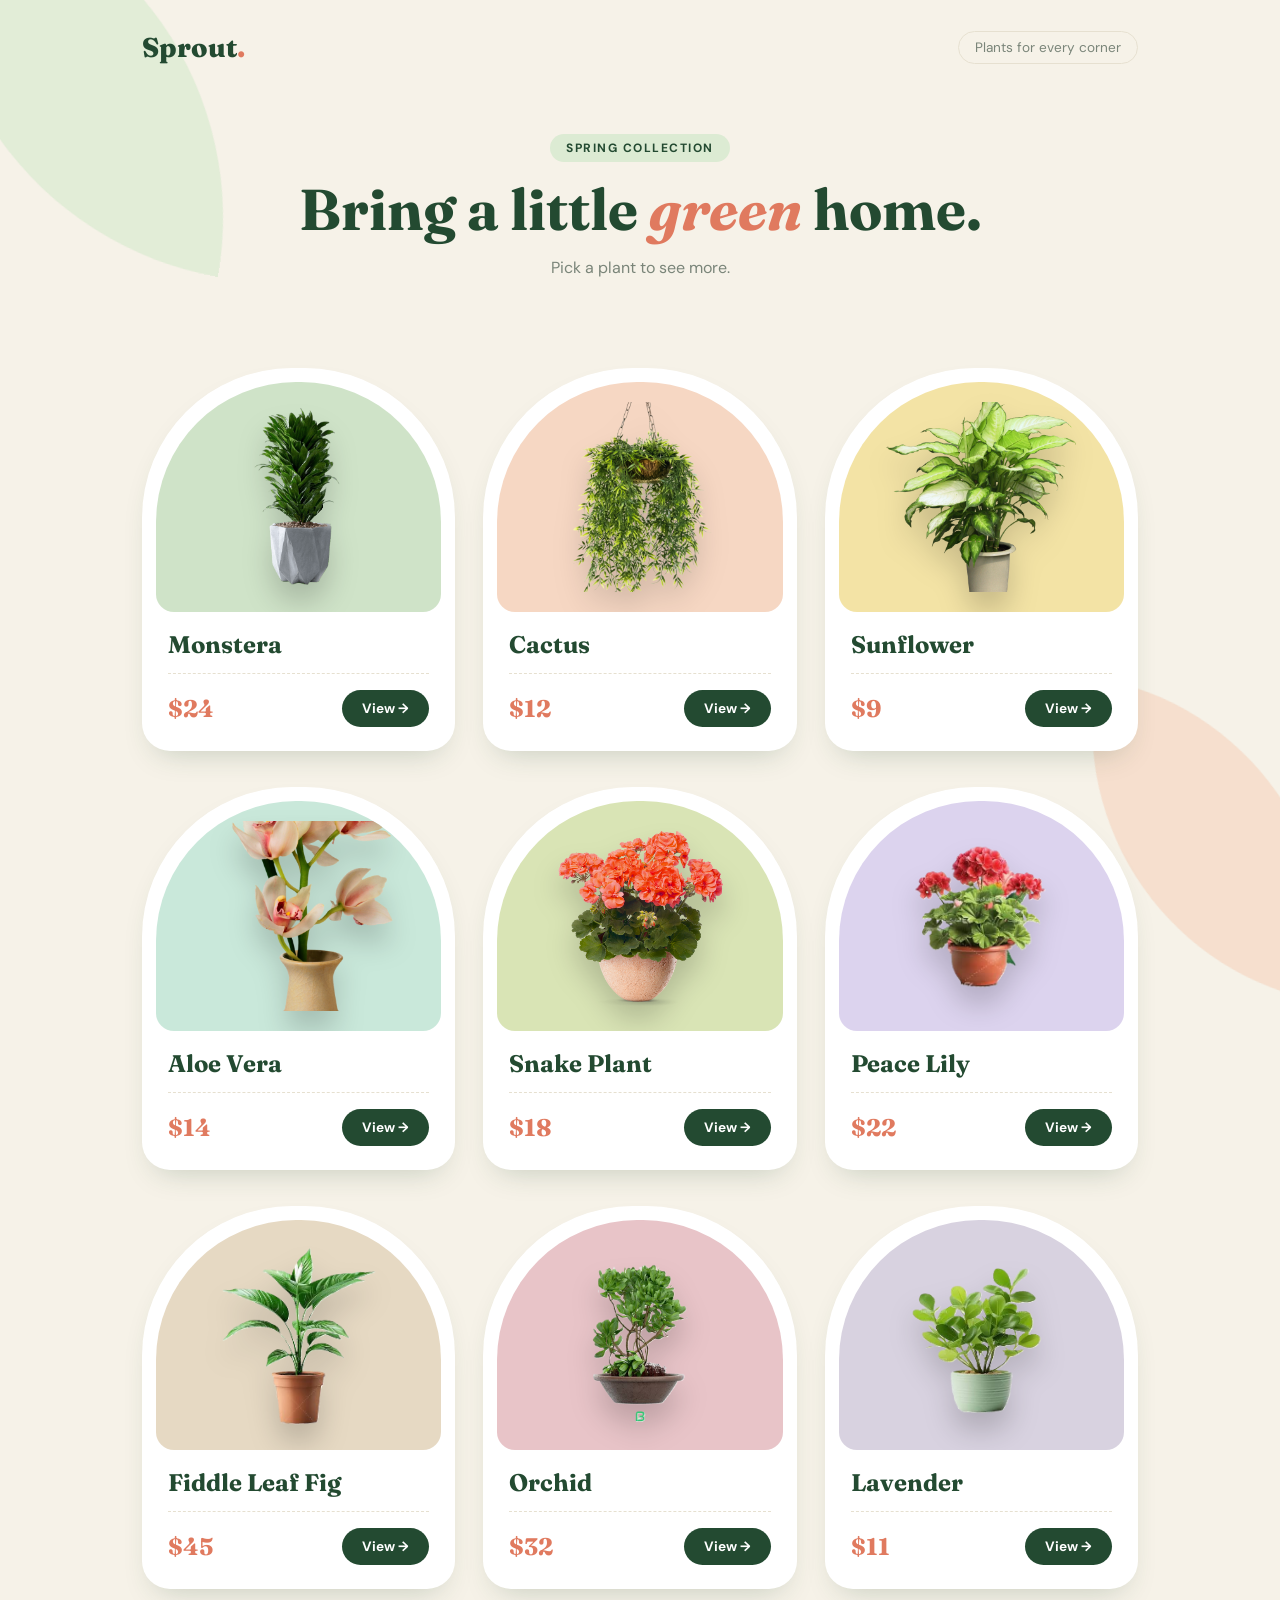
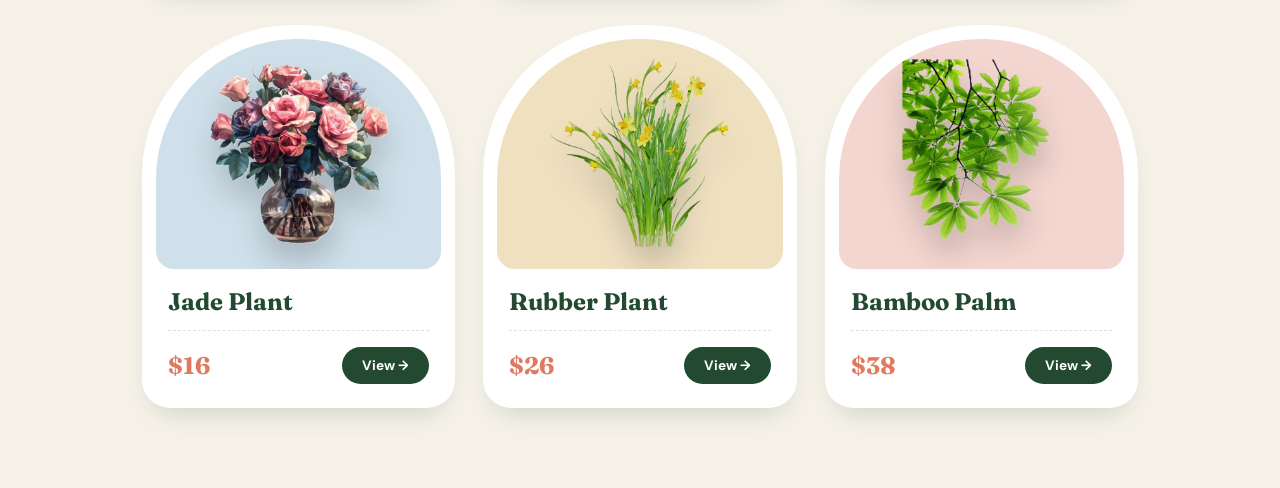
<file: index.html>
<!DOCTYPE html>
<html lang="en" dir="ltr">
<head>
  <meta charset="UTF-8">
  <meta name="viewport" content="width=device-width, initial-scale=1.0">
  <title>Sprout | Plant Shop</title>
  <link rel="preconnect" href="https://fonts.googleapis.com">
  <link href="https://fonts.googleapis.com/css2?family=Fraunces:wght@600;700;800&family=DM+Sans:wght@400;500;700&display=swap" rel="stylesheet">
  <link rel="stylesheet" href="style.css">
</head>
<body>

  <!-- Decorative background shapes -->
  <span class="leaf leaf-1"></span>
  <span class="leaf leaf-2"></span>

  <div class="app">

    <header class="header">
      <a href="index.html" class="logo">Sprout<span>.</span></a>
      <span class="header-note">Plants for every corner</span>
    </header>

    <section class="intro">
      <span class="eyebrow">Spring collection</span>
      <h1>Bring a little <em>green</em> home.</h1>
      <p>Pick a plant to see more.</p>
    </section>

    <!-- JS adds the plant cards here.

         Template of one card (3 samples are below so you can see the style; delete them when JS works):

         <article class="plant-card" style="--accent: #cfe3c8;">
           <div class="plant-img">
             <img src="img/monstera.png" alt="Monstera">
           </div>
           <div class="plant-body">
             <h3 class="plant-name">Monstera</h3>
             <div class="plant-footer">
               <span class="plant-price">$24</span>
               <a href="product.html?id=1" class="btn-view">View →</a>
             </div>
           </div>
         </article>

         Each card has its own soft color. Set it from JS with:
         cardElem.style.setProperty('--accent', item.color)
    -->
    <main class="plant-grid" id="product-list">      

    </main>

  </div>
  
  <script src="data.js"></script>
  <script src="script.js"></script>
</body>
</html>
</file>
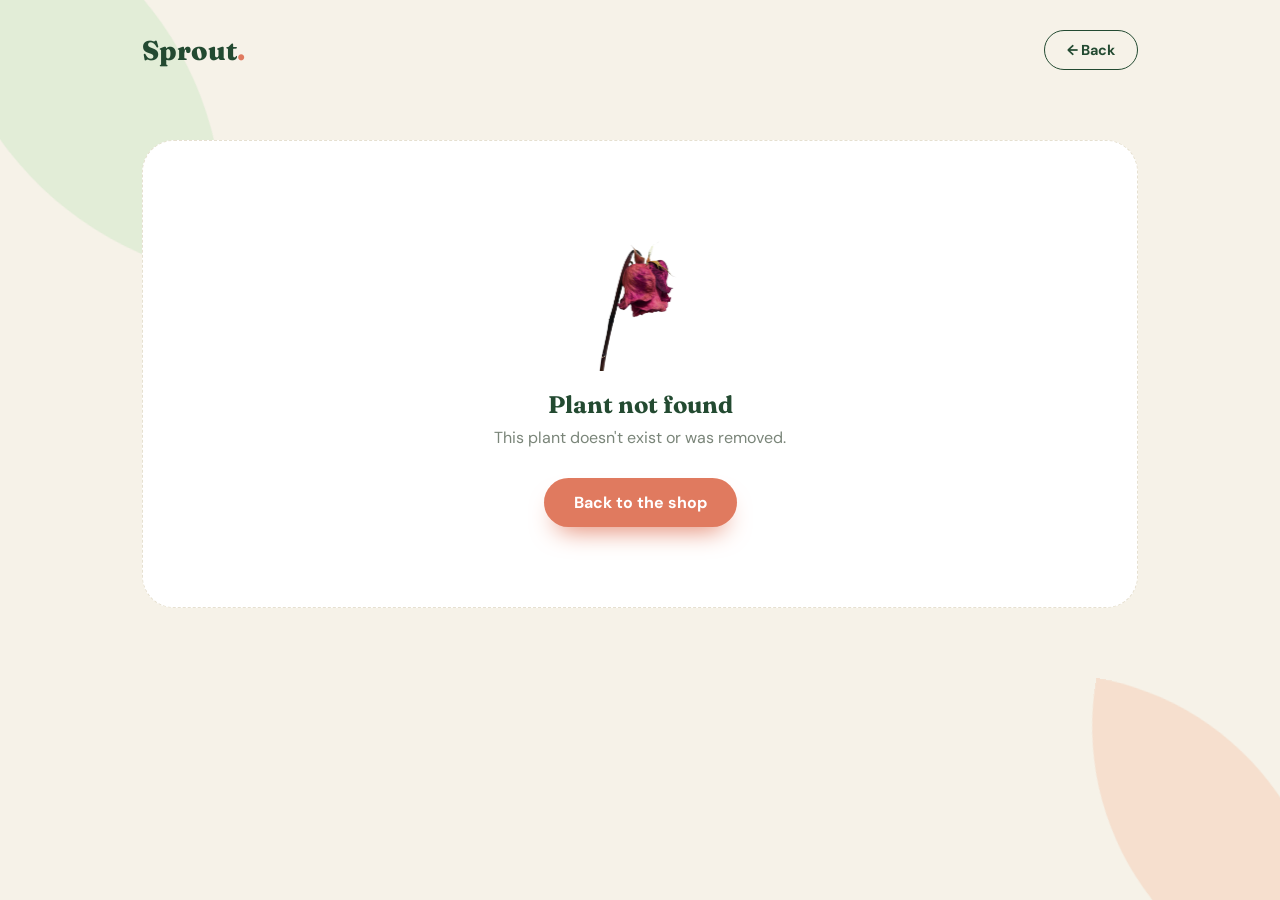
<file: product.html>
<!DOCTYPE html>
<html lang="en" dir="ltr">
<head>
  <meta charset="UTF-8">
  <meta name="viewport" content="width=device-width, initial-scale=1.0">
  <title>Plant | Sprout</title>
  <link rel="preconnect" href="https://fonts.googleapis.com">
  <link href="https://fonts.googleapis.com/css2?family=Fraunces:wght@600;700;800&family=DM+Sans:wght@400;500;700&display=swap" rel="stylesheet">
  <link rel="stylesheet" href="style.css">
</head>
<body>

  <!-- Decorative background shapes -->
  <span class="leaf leaf-1"></span>
  <span class="leaf leaf-2"></span>

  <div class="app">

    <header class="header">
      <a href="index.html" class="logo">Sprout<span>.</span></a>

      <!-- Back button: for the History object (history.back()) -->
      <button type="button" class="btn-back" id="back-btn">← Back</button>
    </header>

    <!-- ===== Plant details =====
         JS reads the id from the URL (product.html?id=1) with URLSearchParams,
         finds the plant and fills the elements below.
         The sample content is only here so you can see the style; JS will replace it.
         Set the soft color from JS with:
         document.getElementById('detail').style.setProperty('--accent', product.color)
    -->
    <main class="detail" id="detail" style="--accent: #cfe3c8;">

      <section class="detail-visual">
        <!-- Replace the emoji with an <img>, for example: <img src="img/monstera.png" alt="Monstera"> -->
        <div class="detail-arch" id="detail-img">
          <img id="img" src="img/1.png" alt="">
        </div>
      </section>

      <section class="detail-info">
        <span class="detail-label">Indoor plant</span>
        <h1 class="detail-name" id="detail-name">Monstera</h1>
        <p class="detail-price" id="detail-price">$24</p>
        <p class="detail-desc" id="detail-desc">
          A bold leafy plant that grows happily in bright, indirect light.
        </p>

        <a href="index.html" class="btn-home">Browse all plants</a>
      </section>

    </main>

    <!-- Shown by JS when the id in the URL doesn't match any plant
         (remove the class "hidden" to show it, and hide #detail) -->
    <div class="not-found hidden" id="not-found">
      <img id="not-found-img" src="img/notFound.png" alt="">
      <h2>Plant not found</h2>
      <p>This plant doesn't exist or was removed.</p>
      <a href="index.html" class="btn-home">Back to the shop</a>
    </div>

  </div>
  <script src="data.js"></script>
  <script src="products.js"></script>
</body>
</html>
</file>
<file: style.css>
* { margin: 0; padding: 0; box-sizing: border-box; }

:root {
  --bg: #f6f2e8;
  --green: #234a31;
  --green-2: #3c7a52;
  --ink: #1d2b22;
  --muted: #7a8579;
  --line: #e6e0d0;
  --terracotta: #e07a5f;
  --accent: #cfe3c8; /* default soft color; each card overrides it */
}

body {
  min-height: 100vh;
  font-family: 'DM Sans', sans-serif;
  background: var(--bg);
  color: var(--ink);
  position: relative;
  overflow-x: hidden;
}

button { font-family: inherit; cursor: pointer; }

/* Helper class for hiding elements */
.hidden { display: none !important; }

/* ---------- Decorative leaf shapes ---------- */
.leaf {
  position: fixed;
  z-index: 0;
  pointer-events: none;
  background: #dcebd3;
  border-radius: 0 100% 0 100%;
}
.leaf-1 { width: 340px; height: 340px; top: -90px; left: -90px; transform: rotate(10deg); opacity: .8; }
.leaf-2 { width: 280px; height: 280px; bottom: -80px; right: -70px; transform: rotate(190deg); background: #f6d7c3; opacity: .7; }

.app {
  position: relative;
  z-index: 1;
  max-width: 1040px;
  margin: 0 auto;
  padding: 30px 22px 80px;
}

/* ---------- Header ---------- */
.header {
  display: flex;
  justify-content: space-between;
  align-items: center;
}
.logo {
  font-family: 'Fraunces', serif;
  font-weight: 800;
  font-size: 1.7rem;
  color: var(--green);
  text-decoration: none;
}
.logo span { color: var(--terracotta); }
.header-note {
  font-size: .85rem;
  color: var(--muted);
  padding: 7px 16px;
  border: 1px solid var(--line);
  border-radius: 50px;
}

.btn-back {
  padding: 10px 22px;
  border-radius: 50px;
  border: 1.5px solid var(--green);
  background: transparent;
  color: var(--green);
  font-weight: 700;
  font-size: .9rem;
  transition: background .25s, color .25s, transform .25s;
}
.btn-back:hover { background: var(--green); color: #fff; transform: translateX(-4px); }

/* ---------- Intro ---------- */
.intro { text-align: center; margin: 70px 0 90px; }
.eyebrow {
  display: inline-block;
  padding: 6px 16px;
  border-radius: 50px;
  background: #dcebd3;
  color: var(--green);
  font-size: .75rem;
  font-weight: 700;
  letter-spacing: 1.5px;
  text-transform: uppercase;
  margin-bottom: 16px;
}
.intro h1 {
  font-family: 'Fraunces', serif;
  font-weight: 700;
  font-size: clamp(2.2rem, 6vw, 3.6rem);
  line-height: 1.12;
  color: var(--green);
}
.intro h1 em {
  font-style: italic;
  color: var(--terracotta);
}
.intro p { margin-top: 14px; color: var(--muted); }

/* ---------- Grid ---------- */
.plant-grid {
  display: grid;
  grid-template-columns: repeat(auto-fit, minmax(250px, 1fr));
  gap: 36px 28px;
}

/* ---------- Plant card (arch shape) ---------- */
.plant-card {
  background: #fff;
  border-radius: 150px 150px 28px 28px;
  padding: 14px 14px 24px;
  box-shadow: 0 14px 30px -14px rgba(35, 74, 49, .25);
  transition: transform .4s, box-shadow .4s;
  animation: rise .6s ease both;
}
.plant-card:nth-child(2) { animation-delay: .1s; }
.plant-card:nth-child(3) { animation-delay: .2s; }
.plant-card:nth-child(4) { animation-delay: .3s; }

.plant-card:hover {
  transform: translateY(-10px);
  box-shadow: 0 30px 50px -18px rgba(35, 74, 49, .35);
}

@keyframes rise {
  from { opacity: 0; transform: translateY(30px); }
  to   { opacity: 1; transform: translateY(0); }
}

.plant-img {
  height: 230px;
  display: grid;
  place-items: center;
  background: var(--accent);
  border-radius: 140px 140px 18px 18px;
  overflow: hidden;
}
.plant-img img,
.img-placeholder {
  max-width: 78%;
  max-height: 190px;
  object-fit: contain;
  filter: drop-shadow(0 18px 14px rgba(0, 0, 0, .18));
  transition: transform .5s cubic-bezier(.2, .8, .2, 1);
}
.img-placeholder { font-size: 6.5rem; line-height: 1; }
.plant-card:hover .plant-img img,
.plant-card:hover .img-placeholder { transform: scale(1.1) rotate(-5deg); }

.plant-body { padding: 18px 12px 0; }

.plant-name {
  font-family: 'Fraunces', serif;
  font-weight: 700;
  font-size: 1.5rem;
  color: var(--green);
}

.plant-footer {
  display: flex;
  justify-content: space-between;
  align-items: center;
  margin-top: 14px;
  padding-top: 16px;
  border-top: 1px dashed var(--line);
}
.plant-price {
  font-family: 'Fraunces', serif;
  font-weight: 700;
  font-size: 1.5rem;
  color: var(--terracotta);
}

/* "View" link (an <a> tag styled as a button) */
.btn-view {
  display: inline-block;
  padding: 10px 20px;
  border-radius: 50px;
  background: var(--green);
  color: #fff;
  font-weight: 700;
  font-size: .85rem;
  text-decoration: none;
  transition: background .25s, transform .15s;
}
.btn-view:hover { background: var(--green-2); }
.btn-view:active { transform: scale(.96); }

/* ---------- Detail page ---------- */
.detail {
  display: grid;
  grid-template-columns: 1fr 1fr;
  gap: 50px;
  align-items: center;
  margin-top: 60px;
  animation: rise .6s ease both;
}

.detail-arch {
  height: 460px;
  display: grid;
  place-items: center;
  background: var(--accent);
  border-radius: 240px 240px 36px 36px;
  box-shadow: 0 30px 60px -25px rgba(35, 74, 49, .4);
  overflow: hidden;
}
.detail-arch img,
.detail-arch .img-placeholder {
  max-width: 70%;
  max-height: 330px;
  object-fit: contain;
  filter: drop-shadow(0 26px 20px rgba(0, 0, 0, .22));
  animation: sway 5s ease-in-out infinite;
  transform-origin: bottom center;
}
.detail-arch .img-placeholder { font-size: 11rem; }

@keyframes sway {
  0%, 100% { transform: rotate(-3deg); }
  50%      { transform: rotate(3deg); }
}

.detail-label {
  display: inline-block;
  padding: 5px 14px;
  border-radius: 50px;
  background: #dcebd3;
  color: var(--green);
  font-size: .75rem;
  font-weight: 700;
  letter-spacing: 1.5px;
  text-transform: uppercase;
}
.detail-name {
  font-family: 'Fraunces', serif;
  font-weight: 800;
  font-size: clamp(2.2rem, 5vw, 3.4rem);
  line-height: 1.1;
  color: var(--green);
  margin: 14px 0 10px;
}
.detail-price {
  font-family: 'Fraunces', serif;
  font-weight: 700;
  font-size: 2rem;
  color: var(--terracotta);
}
.detail-desc {
  margin-top: 16px;
  color: var(--muted);
  line-height: 1.8;
  max-width: 420px;
}

.btn-home {
  display: inline-block;
  margin-top: 30px;
  padding: 14px 30px;
  border-radius: 50px;
  background: var(--terracotta);
  color: #fff;
  font-weight: 700;
  text-decoration: none;
  box-shadow: 0 14px 26px -12px var(--terracotta);
  transition: transform .2s, box-shadow .2s;
}
.btn-home:hover { transform: translateY(-3px); box-shadow: 0 20px 30px -12px var(--terracotta); }

/* ---------- Not found ---------- */
.not-found {
  margin-top: 70px;
  text-align: center;
  padding: 80px 20px;
  background: #fff;
  border: 1px dashed var(--line);
  border-radius: 32px;
}
.not-found-icon { font-size: 3rem; }
.not-found h2 { font-family: 'Fraunces', serif; color: var(--green); margin: 14px 0 8px; }
.not-found p { color: var(--muted); }
.not-found img { height: 150px;}


/* ---------- Responsive ---------- */
@media (max-width: 800px) {
  .detail { grid-template-columns: 1fr; gap: 30px; margin-top: 36px; }
  .detail-arch { height: 360px; }
  .detail-arch .img-placeholder { font-size: 8rem; }
  .intro { margin: 50px 0 60px; }
}

@media (max-width: 520px) {
  .header-note { display: none; }
}
</file>
